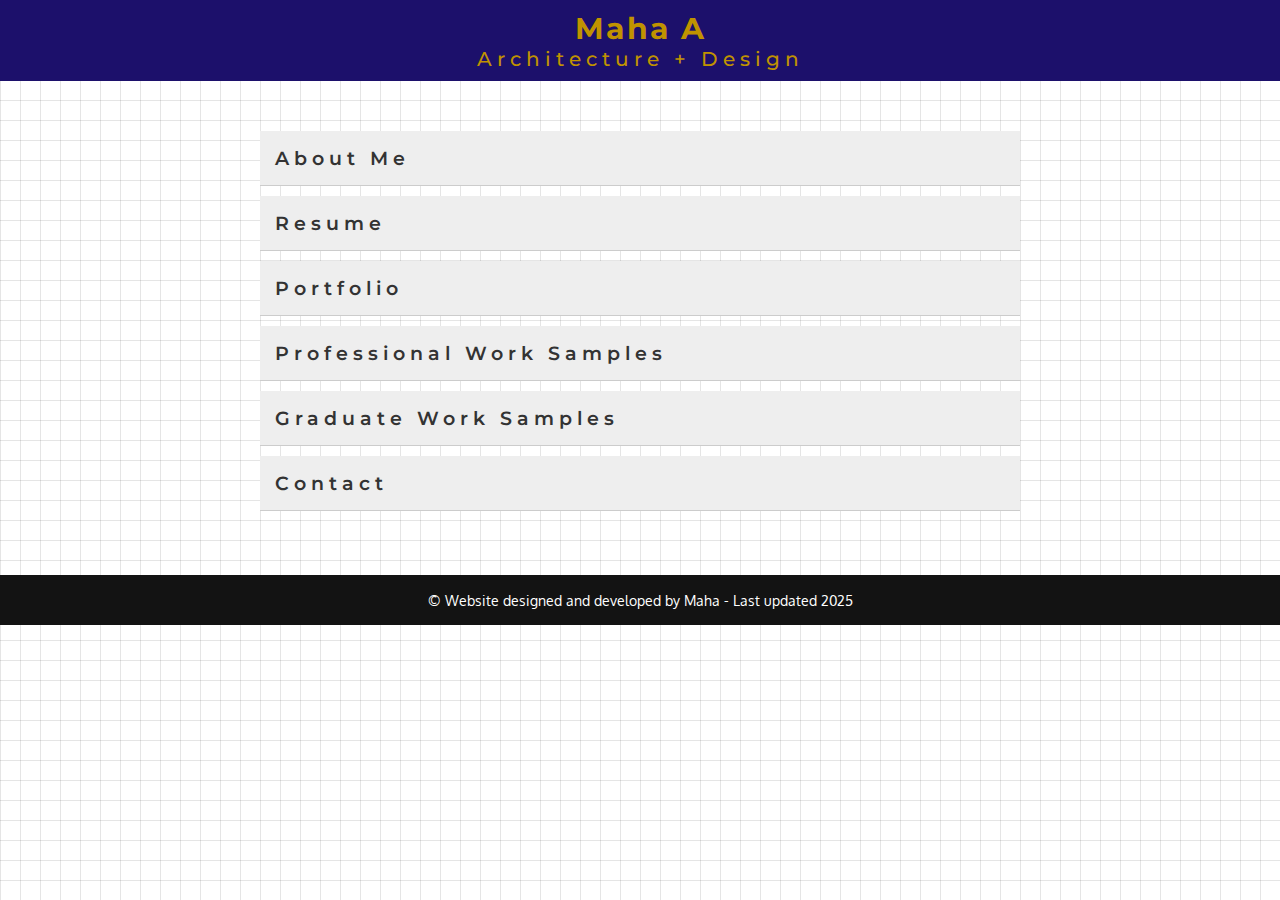
<file: index.html>
<!DOCTYPE html>
<html lang="en">

<head>
  <meta charset="UTF-8" />
  <meta name="viewport" content="width=device-width, initial-scale=1.0" />
  <title>Maha A </title>
  <link rel="stylesheet" href="styles.css" />

  <link rel="preconnect" href="https://fonts.googleapis.com">
  <link rel="preconnect" href="https://fonts.gstatic.com" crossorigin>
  <link
    href="https://fonts.googleapis.com/css2?family=Montserrat:ital,wght@0,100..900;1,100..900&family=Oxygen:wght@300;400;700&family=Roboto:ital,wght@0,100..900;1,100..900&display=swap"
    rel="stylesheet">


</head>


<body>
  <header>
    <h1>Maha A</h1>
    <h2>Architecture + Design</h2>
  </header>


  <main>
    <div class="accordion">
      <div class="accordion-item">
        <h2 class="accordion-title" data-target="about">About Me</h2>
        <div class="accordion-content" id="about">
          <p>
          <div class="about-container">
            <!-- <img src="files/photo.jpeg" alt="maha" class="about-photo"> -->
            <p class="about-description">
              New York–based architectural designer and urban planner focused on creating thoughtful, people-centered
              spaces.
            </p>

          </div>
          </p>
        </div>
      </div>



      <div class="accordion-item">
        <h2 class="accordion-title" data-target="resume">Resume</h2>
        <div class="accordion-content" id="resume">
          <div class="about-container">
            <!-- <img src="files/resume.jpg" alt="Resume Preview" class="about-photo"> -->
            <div class="about-description">
              <p>Read about my professional experience.</p>
              <p>
                <a href="files/Maha_Aldawood_2025.pdf" target="_blank">View my resume here</a>
              </p>
            </div>
          </div>
        </div>
      </div>




      <div class="accordion-item">
        <h2 class="accordion-title" data-target="portfolio"> Portfolio </h2>
        <div class="accordion-content" id="portfolio">
          <iframe src="https://archinect.com/MahaAldawood#dflip-df_manual_custom/1/" width="100%" height="300" frameborder="0"
            style="border: none;" allowfullscreen="true">
          </iframe>


        </div>
      </div>


      <div class="accordion-item">
        <h2 class="accordion-title" data-target="pro-work-sample">Professional Work Samples </h2>
        <div class="accordion-content" id="pro-work-sample">


          <div class="work-samples-grid">

            <div class="work-sample-card">
              <a href="mosque.html" target="_blank">
                <img src="images/mosque/render-traditional.jpg" alt="image" class="work-sample-image">
                <h3 class="work-sample-title">Community Buildings</h3>
              </a>
            </div>

            <div class="work-sample-card">
              <a href="landscapping.html" target="_blank">
                <img src="images/urbandesign/plants.jpg" alt="image" class="work-sample-image">
                <h3 class="work-sample-title">Landscapping</h3>
              </a>
            </div>


            <div class="work-sample-card">
              <a href="interior.html" target="_blank">
                <img src="images/interior/interior7.jpg" alt="image" class="work-sample-image">
                <h3 class="work-sample-title">Interior Design</h3>
              </a>
            </div>


            <div class="work-sample-card">
              <a href="residential.html" target="_blank">
                <img src="images/residential/resi-01.jpg" alt="image" class="work-sample-image">
                <h3 class="work-sample-title">Residential</h3>
              </a>
            </div>




            <div class="work-sample-card">
              <a href="officebuildings.html" target="_blank">
                <img src="images/office/office-04.jpg" alt="image" class="work-sample-image">
                <h3 class="work-sample-title">Office Buildings</h3>
              </a>
            </div>


     

          </div>



        </div>
      </div>


      <div class="accordion-item">
        <h2 class="accordion-title" data-target="work-samples">Graduate Work Samples </h2>
        <div class="accordion-content" id="work-samples">
          <div class="work-samples-grid">

            <div class="work-sample-card">
              <a href="https://medium.com/@ma8279/citi-bikes-continued-success-hinges-on-city-support-72cd14928ca1"
                target="_blank">
                <img src="files/sample1.jpg" alt="Sample 1" class="work-sample-image">
                <h3 class="work-sample-title">Citi Bike Map</h3>
              </a>
            </div>


            <div class="work-sample-card">
              <a href="https://mahaald.github.io/final-map/" target="_blank">
                <img src="files/sample2.jpg" alt="Sample 2" class="work-sample-image">
                <h3 class="work-sample-title">NYC Crashes Map</h3>
              </a>
            </div>


            <div class="work-sample-card">
              <a href="https://medium.com/@ma8279/does-income-influence-the-choice-of-commuting-mode-to-work-5f279c4daaca"
                target="_blank">
                <img src="files/sample3.jpg" alt="Sample 3" class="work-sample-image">
                <h3 class="work-sample-title">Mode of Transport vs. Income</h3>
              </a>
            </div>




          </div>
        </div>
      </div>




      <div class="accordion-item">
        <h2 class="accordion-title" data-target="contact">Contact</h2>
        <div class="accordion-content" id="contact">
          <p> You can reach me at
            <a href="mailto:Mahahaldawood@gmail.com" target="_blank" aria-label="Email">
              MahaHaldawood@gmail.com
            </a>
          </p>
        </div>
      </div>



  
    </div>
    </div>
    </div>


    </div>
  </main>

  <footer>
    <p>&copy; Website designed and developed by Maha - Last updated 2025 </p>
  </footer>

  <script src="scripts.js"></script>
</body>

</html>
</file>
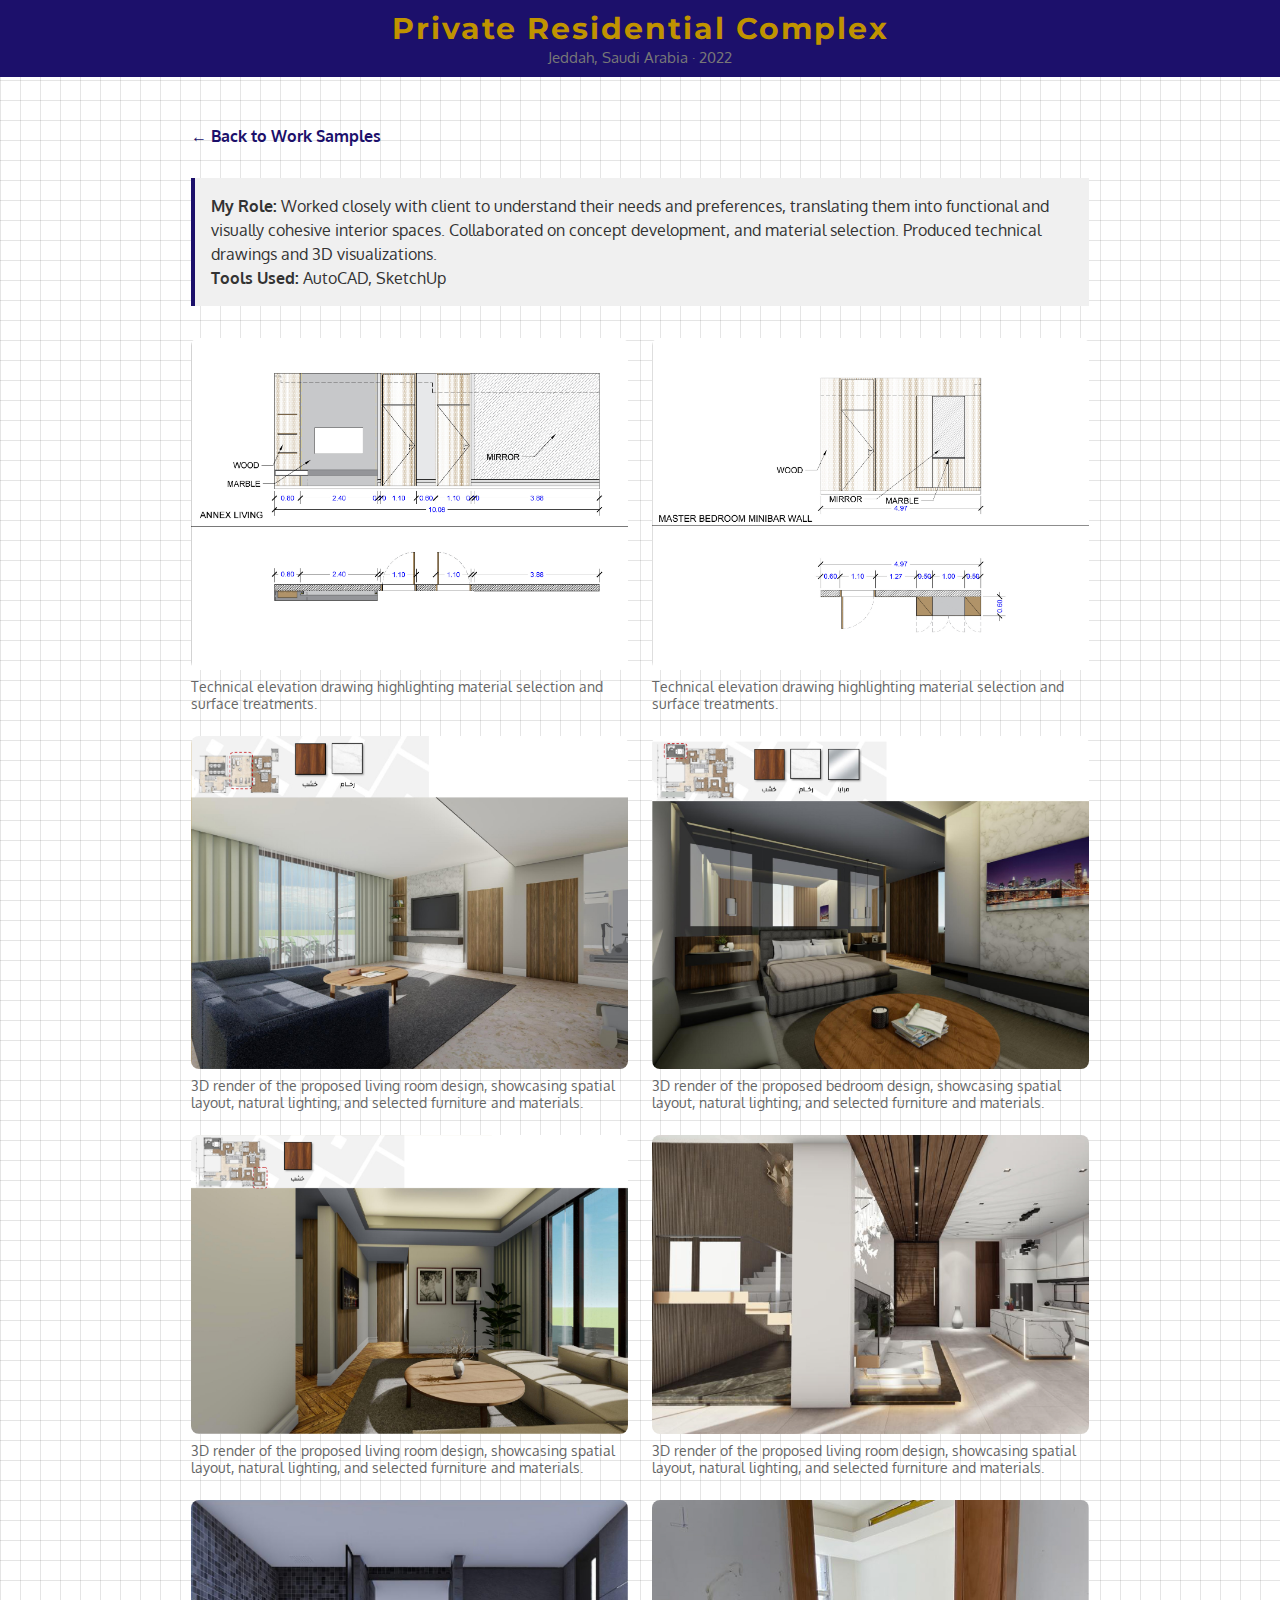
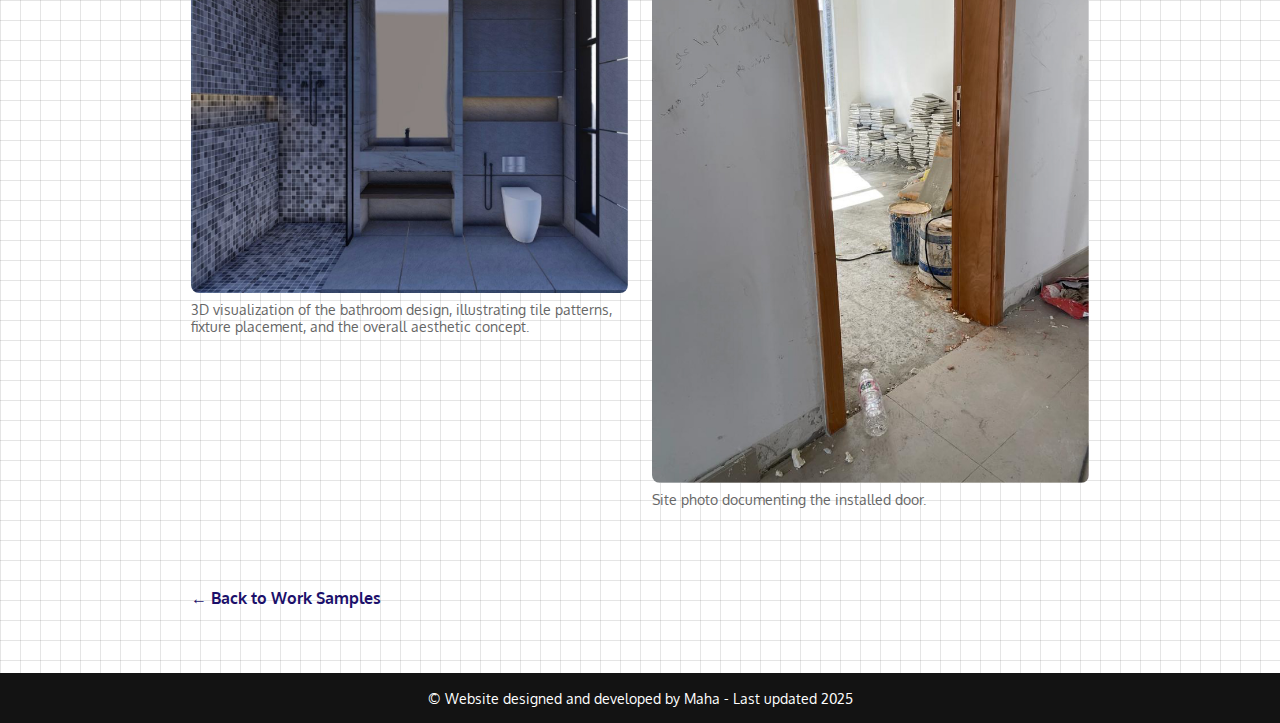
<file: interior.html>
<!DOCTYPE html>
<html lang="en">

<head>
    <meta charset="UTF-8" />
    <meta name="viewport" content="width=device-width, initial-scale=1.0" />
    <title>Interiors</title>
    <link rel="stylesheet" href="styles.css" />

    <link rel="preconnect" href="https://fonts.googleapis.com">
    <link rel="preconnect" href="https://fonts.gstatic.com" crossorigin>
    <link
        href="https://fonts.googleapis.com/css2?family=Montserrat:ital,wght@0,100..900;1,100..900&family=Oxygen:wght@300;400;700&family=Roboto:ital,wght@0,100..900;1,100..900&display=swap"
        rel="stylesheet">

</head>

<body>

    <header>
        <h1>Private Residential Complex</h1>
        <p class="meta">Jeddah, Saudi Arabia · 2022</p>
    </header>

  
    
    <div class="container">
        <a href="index.html#pro-work-sample" class="back-link">&larr; Back to Work Samples</a>
        
        <p class="project-description">

        </p>

        <div class="info-box">
            <strong>My Role:</strong> Worked closely with client to understand their needs and preferences, translating them into functional and visually cohesive interior spaces. Collaborated on concept development, and material selection. Produced technical drawings and 3D visualizations. 
            <br />
            <strong>Tools Used:</strong> AutoCAD, SketchUp
        </div>

        <div class="image-grid">



            <figure>
                <img src="images/interior/interior1.jpg" alt="image" />
                <figcaption>Technical elevation drawing highlighting material selection and surface treatments.
                </figcaption>
            </figure>

            
            <figure>
                <img src="images/interior/interior2.jpg" alt="image" />
                <figcaption>Technical elevation drawing highlighting material selection and surface treatments.
                </figcaption>
            </figure>

            <figure>
                <img src="images/interior/interior3.jpg" alt="image" />
                <figcaption>3D render of the proposed living room design, showcasing spatial layout, natural lighting, and selected furniture and materials.
                </figcaption>
            </figure>

            
            <figure>
                <img src="images/interior/interior4.jpg" alt="image" />
                <figcaption>3D render of the proposed  bedroom design, showcasing spatial layout, natural lighting, and selected furniture and materials.
                </figcaption>
            </figure>

            <figure>
                <img src="images/interior/interior5.jpg" alt="image" />
                <figcaption>3D render of the proposed living room design, showcasing spatial layout, natural lighting, and selected furniture and materials.
                </figcaption>
            </figure>

            <figure>
                <img src="images/interior/interior9.jpg" alt="image" />
                <figcaption>3D render of the proposed living room design, showcasing spatial layout, natural lighting, and selected furniture and materials.
                </figcaption>
            </figure>

            <figure>
                <img src="images/interior/interior6.jpg" alt="image" />
                <figcaption>3D visualization of the bathroom design, illustrating tile patterns, fixture placement, and the overall aesthetic concept.
                </figcaption>
            </figure>

            <figure>
                <img src="images/interior/interior8.jpg" alt="image" />
                <figcaption>Site photo documenting the installed door.
                </figcaption>
            </figure>

   

            

         


        </div>

       

        <a href="index.html#pro-work-sample" class="back-link">&larr; Back to Work Samples</a>
    </div>

    <footer>
        <p>&copy; Website designed and developed by Maha - Last updated 2025 </p>
    </footer>

</body>

</html>
</file>
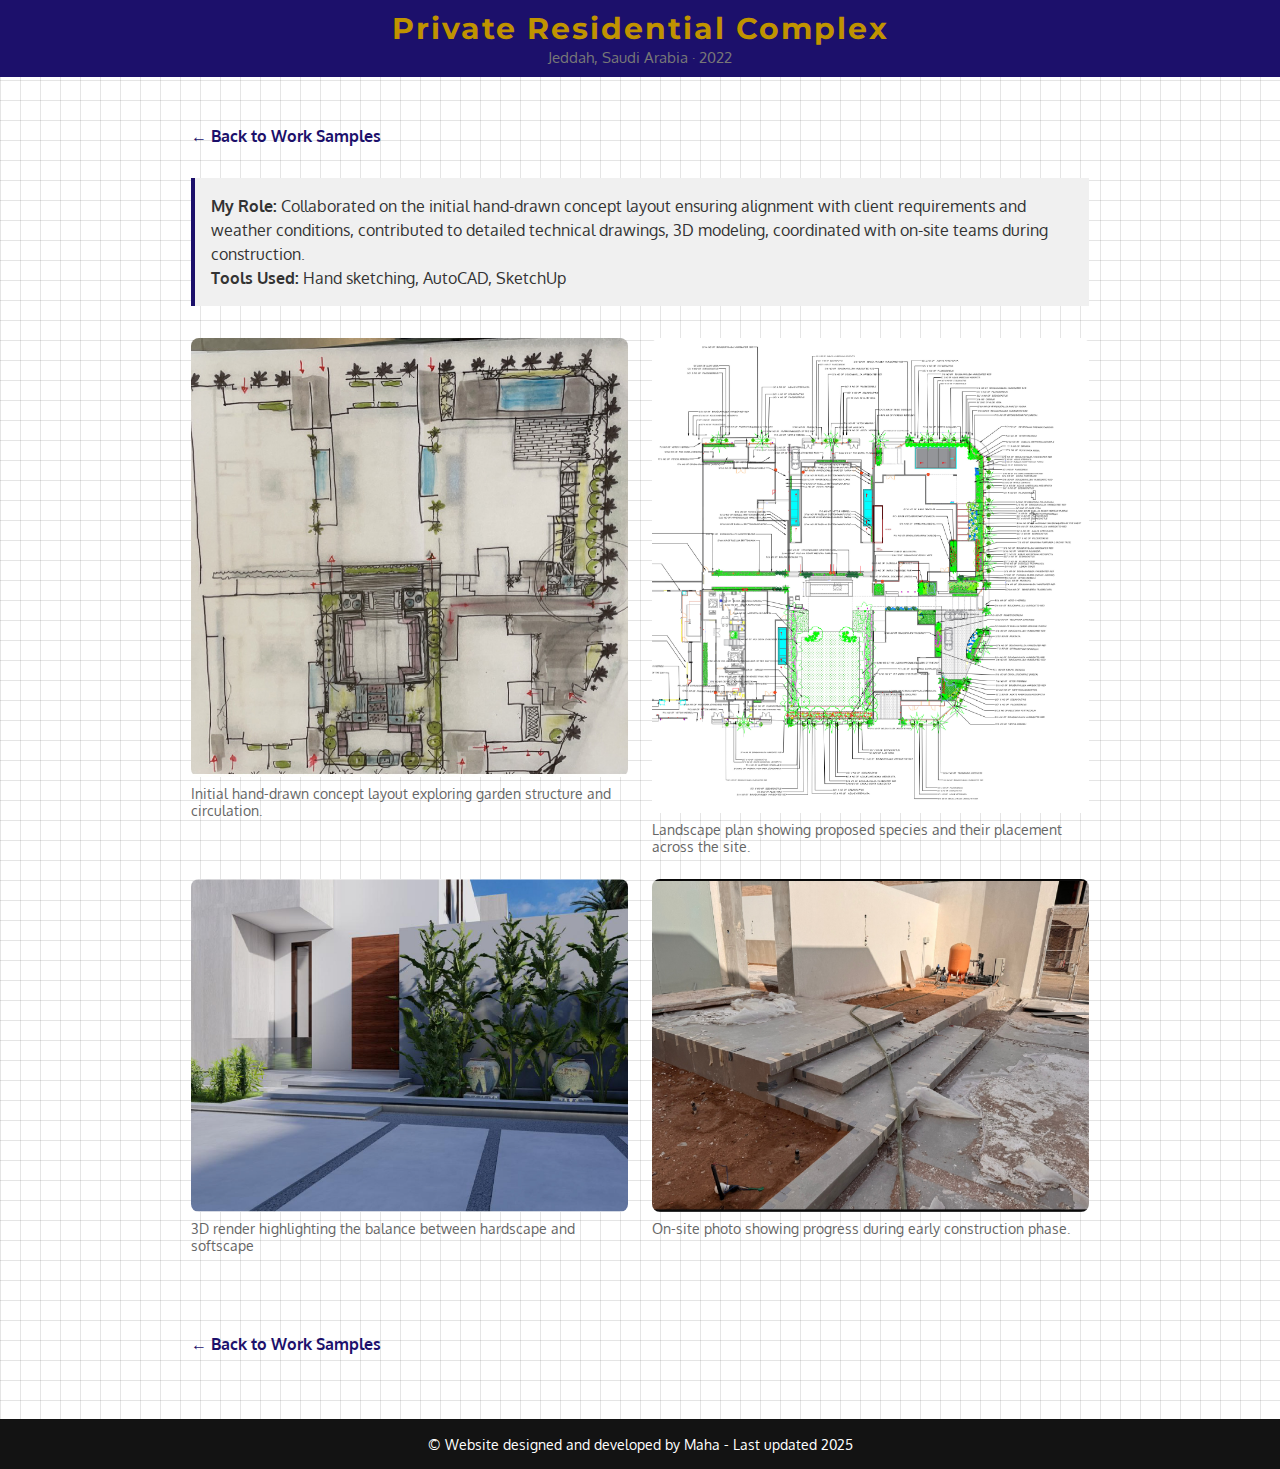
<file: landscapping.html>
<!DOCTYPE html>
<html lang="en">

<head>
    <meta charset="UTF-8" />
    <meta name="viewport" content="width=device-width, initial-scale=1.0" />
    <title>Landscapping</title>
    <link rel="stylesheet" href="styles.css" />

    <link rel="preconnect" href="https://fonts.googleapis.com">
    <link rel="preconnect" href="https://fonts.gstatic.com" crossorigin>
    <link
        href="https://fonts.googleapis.com/css2?family=Montserrat:ital,wght@0,100..900;1,100..900&family=Oxygen:wght@300;400;700&family=Roboto:ital,wght@0,100..900;1,100..900&display=swap"
        rel="stylesheet">
    
 
</head>

<body>

    <header>
        <h1>Private Residential Complex</h1>
        <p class="meta">Jeddah, Saudi Arabia · 2022</p>
    </header>

  
    
    <div class="container">
        <a href="index.html#pro-work-sample" class="back-link">&larr; Back to Work Samples</a>
        
        <p class="project-description">

        </p>

        <div class="info-box">
            <strong>My Role:</strong> Collaborated on the initial hand-drawn concept layout ensuring alignment with client requirements and weather conditions, contributed to detailed technical drawings, 3D modeling, coordinated with on-site teams during construction.<br />
            <strong>Tools Used:</strong> Hand sketching, AutoCAD, SketchUp
            
        </div>

        <div class="image-grid">



            <figure>
                <img src="images/urbandesign/sketch.jpg" alt="sketch" />
                <figcaption>Initial hand-drawn concept layout exploring garden structure and circulation.
                </figcaption>
            </figure>

            
            <figure>
                <img src="images/urbandesign/plants.jpg" alt="plants" />
                <figcaption>Landscape plan showing proposed species and their placement across the site.
                </figcaption>
            </figure>

                        
            <figure>
                <img src="images/urbandesign/ent2.jpg" alt="plants" />
                <figcaption>3D render highlighting the balance between hardscape and softscape
                </figcaption>
            </figure>

            <figure>
                <img src="images/urbandesign/ent.jpg" alt="sketch" />
                <figcaption>On-site photo showing progress during early construction phase.
                </figcaption>
            </figure>




        </div>

        <p class="project-description">
      
        </p>

        <a href="index.html#pro-work-sample" class="back-link">&larr; Back to Work Samples</a>
    </div>

    <footer>
        <p>&copy; Website designed and developed by Maha - Last updated 2025 </p>
    </footer>

</body>

</html>
</file>
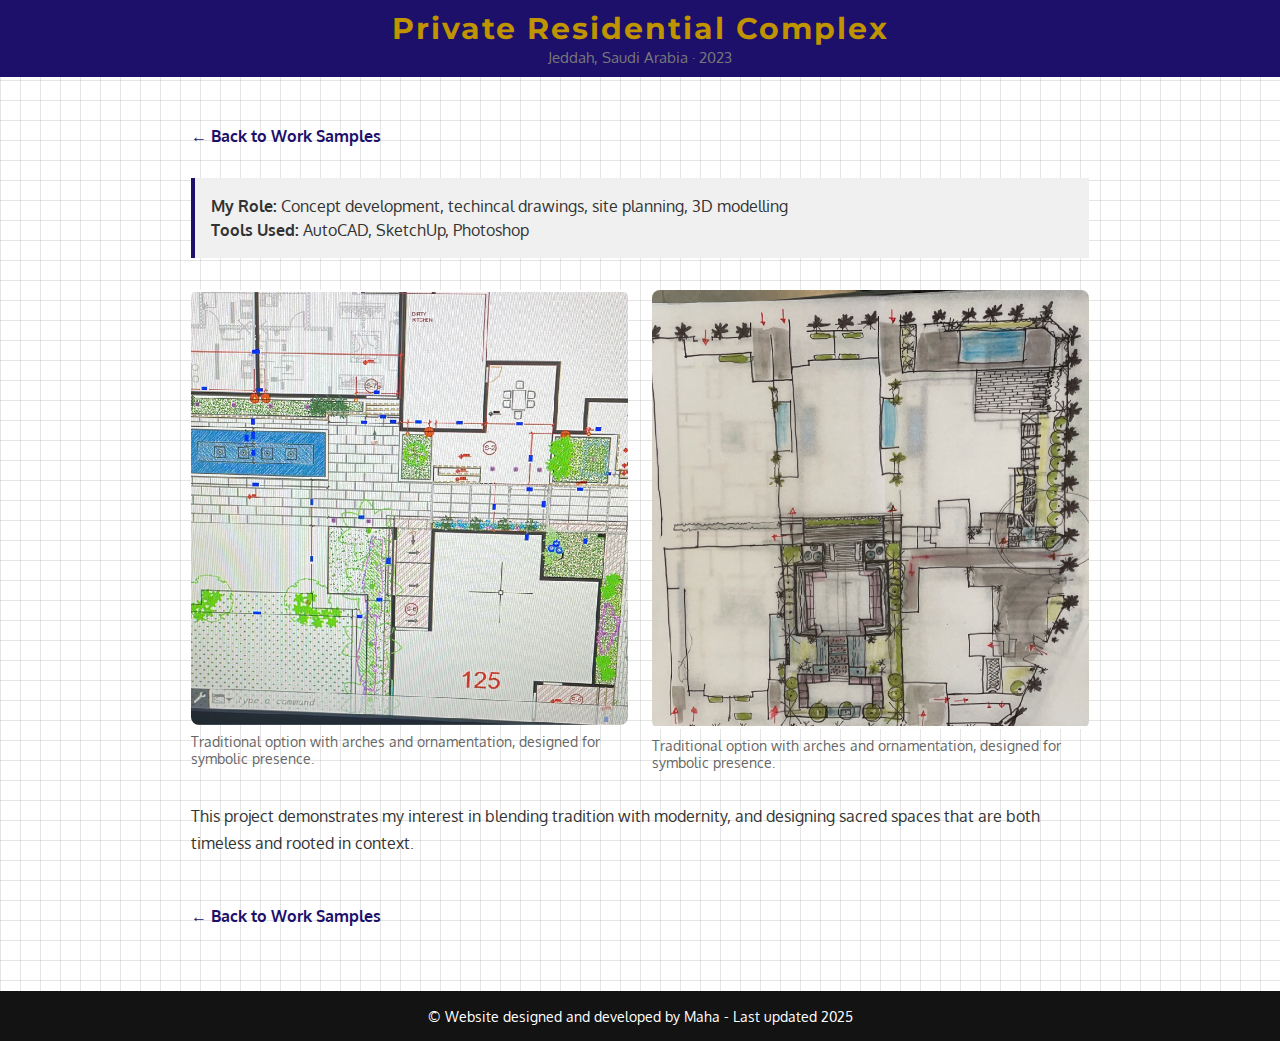
<file: mixeduse.html>
<!DOCTYPE html>
<html lang="en">

<head>
    <meta charset="UTF-8" />
    <meta name="viewport" content="width=device-width, initial-scale=1.0" />
    <title>Urban Design</title>
    <link rel="stylesheet" href="styles.css" />

    <link rel="preconnect" href="https://fonts.googleapis.com">
    <link rel="preconnect" href="https://fonts.gstatic.com" crossorigin>
    <link
        href="https://fonts.googleapis.com/css2?family=Montserrat:ital,wght@0,100..900;1,100..900&family=Oxygen:wght@300;400;700&family=Roboto:ital,wght@0,100..900;1,100..900&display=swap"
        rel="stylesheet">

    
</head>

<body>

    <header>
        <h1>Private Residential Complex</h1>
        <p class="meta">Jeddah, Saudi Arabia · 2023</p>
    </header>

  
    
    <div class="container">
        <a href="index.html#pro-work-sample" class="back-link">&larr; Back to Work Samples</a>
        
        <p class="project-description">
  
        </p>

        <div class="info-box">
            <strong>My Role:</strong> Concept development, techincal drawings, site planning, 3D modelling <br />
            <strong>Tools Used:</strong> AutoCAD, SketchUp, Photoshop
        </div>

        <div class="image-grid">



            <figure>
                <img src="images/urbandesign/digital.jpg" alt="Traditional mosque render" />
                <figcaption>Traditional option with arches and ornamentation, designed for symbolic presence.
                </figcaption>
            </figure>

            
            <figure>
                <img src="images/urbandesign/sketch.jpg" alt="Traditional mosque render" />
                <figcaption>Traditional option with arches and ornamentation, designed for symbolic presence.
                </figcaption>
            </figure>

            

         


        </div>

        <p class="project-description">
            This project demonstrates my interest in blending tradition with modernity, and designing sacred spaces that
            are both timeless and rooted in context.
        </p>

        <a href="index.html#pro-work-sample" class="back-link">&larr; Back to Work Samples</a>
    </div>

    <footer>
        <p>&copy; Website designed and developed by Maha  - Last updated 2025 </p>
    </footer>

</body>

</html>
</file>
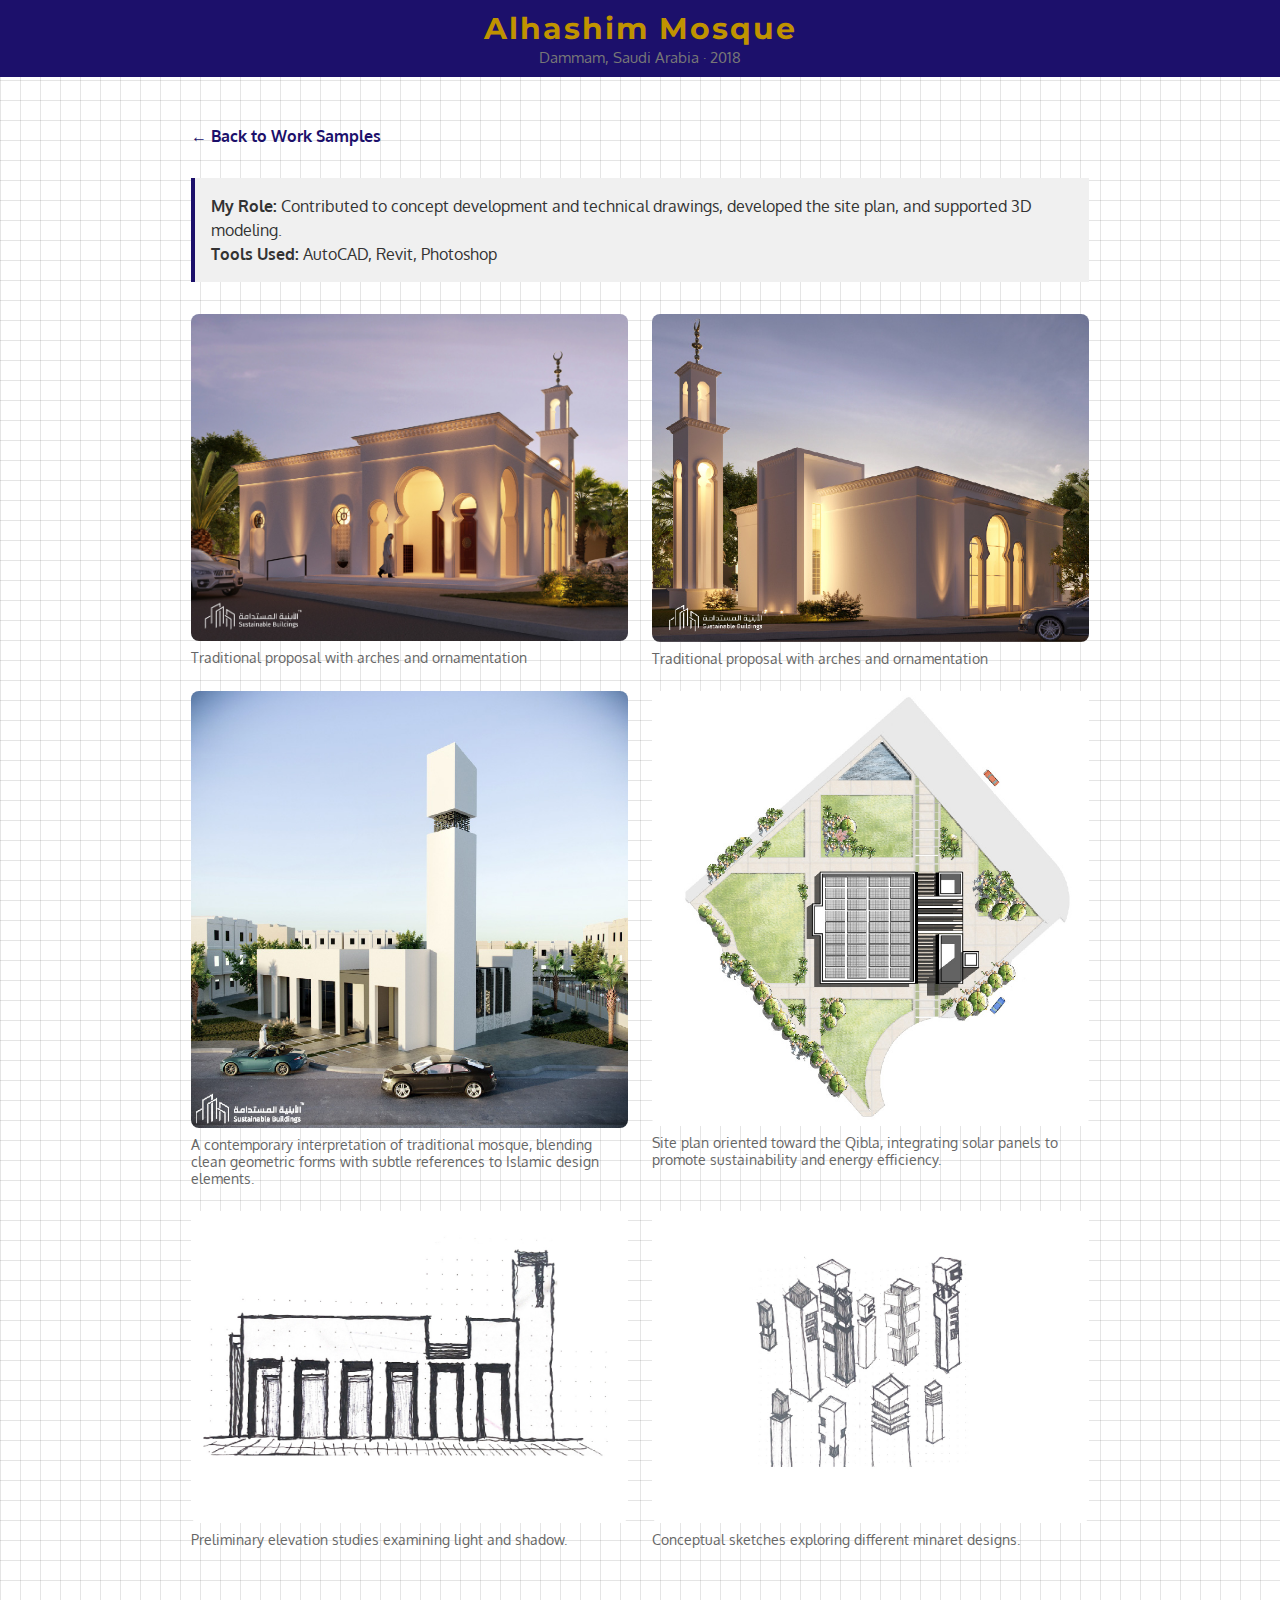
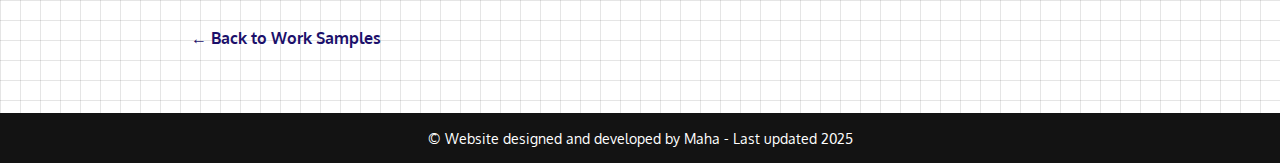
<file: mosque.html>
<!DOCTYPE html>
<html lang="en">

<head>
    <meta charset="UTF-8" />
    <meta name="viewport" content="width=device-width, initial-scale=1.0" />
    <title>Alhashim Mosque</title>
    <link rel="stylesheet" href="styles.css" />

    <link rel="preconnect" href="https://fonts.googleapis.com">
    <link rel="preconnect" href="https://fonts.gstatic.com" crossorigin>
    <link
        href="https://fonts.googleapis.com/css2?family=Montserrat:ital,wght@0,100..900;1,100..900&family=Oxygen:wght@300;400;700&family=Roboto:ital,wght@0,100..900;1,100..900&display=swap"
        rel="stylesheet">
    

        
</head>

<body>

    <header>
        <h1>Alhashim Mosque</h1>
        <p class="meta">Dammam, Saudi Arabia · 2018</p>
    </header>

  
    
    <div class="container">
        <a href="index.html#pro-work-sample" class="back-link">&larr; Back to Work Samples</a>

        <p class="project-description">

        </p>

        <div class="info-box">
            <strong>My Role:</strong> Contributed to concept development and technical drawings, developed the site plan, and supported 3D modeling.<br />
            <strong>Tools Used:</strong> AutoCAD, Revit, Photoshop
        </div>

        <div class="image-grid">



            <figure>
                <img src="images/mosque/render-traditional.jpg" alt="Traditional mosque render" />
                <figcaption>Traditional proposal with arches and ornamentation
                </figcaption>
            </figure>

            <figure>
                <img src="images/mosque/render-traditional3.jpg" alt="Traditional mosque render" />
                <figcaption>Traditional proposal with arches and ornamentation
                </figcaption>
            </figure>

            <figure>
                <img src="images/mosque/render-modern.jpg" alt="Modern mosque render" />
                <figcaption>A contemporary interpretation of traditional mosque, blending clean geometric forms with subtle references to Islamic design elements. 
                </figcaption>
            </figure>

            <figure>
                <img src="images/mosque/site-plan.jpg" alt="Site plan" />
                <figcaption>Site plan oriented toward the Qibla, integrating solar panels to promote sustainability and energy efficiency.
                </figcaption>
            </figure>

            <figure>
                <img src="images/mosque/sketches.jpg" alt="Massing and elevation sketches" />
                <figcaption>Preliminary elevation studies examining light and shadow.</figcaption>
            </figure>

            <figure>
                <img src="images/mosque/sketches2.jpg" alt="Massing and elevation sketches" />
                <figcaption>Conceptual sketches exploring different minaret designs.</figcaption>
            </figure>

         


        </div>

     

        <a href="index.html#pro-work-sample" class="back-link">&larr; Back to Work Samples</a>
    </div>

    <footer>
        <p>&copy; Website designed and developed by Maha - Last updated 2025 </p>
    </footer>

</body>

</html>
</file>
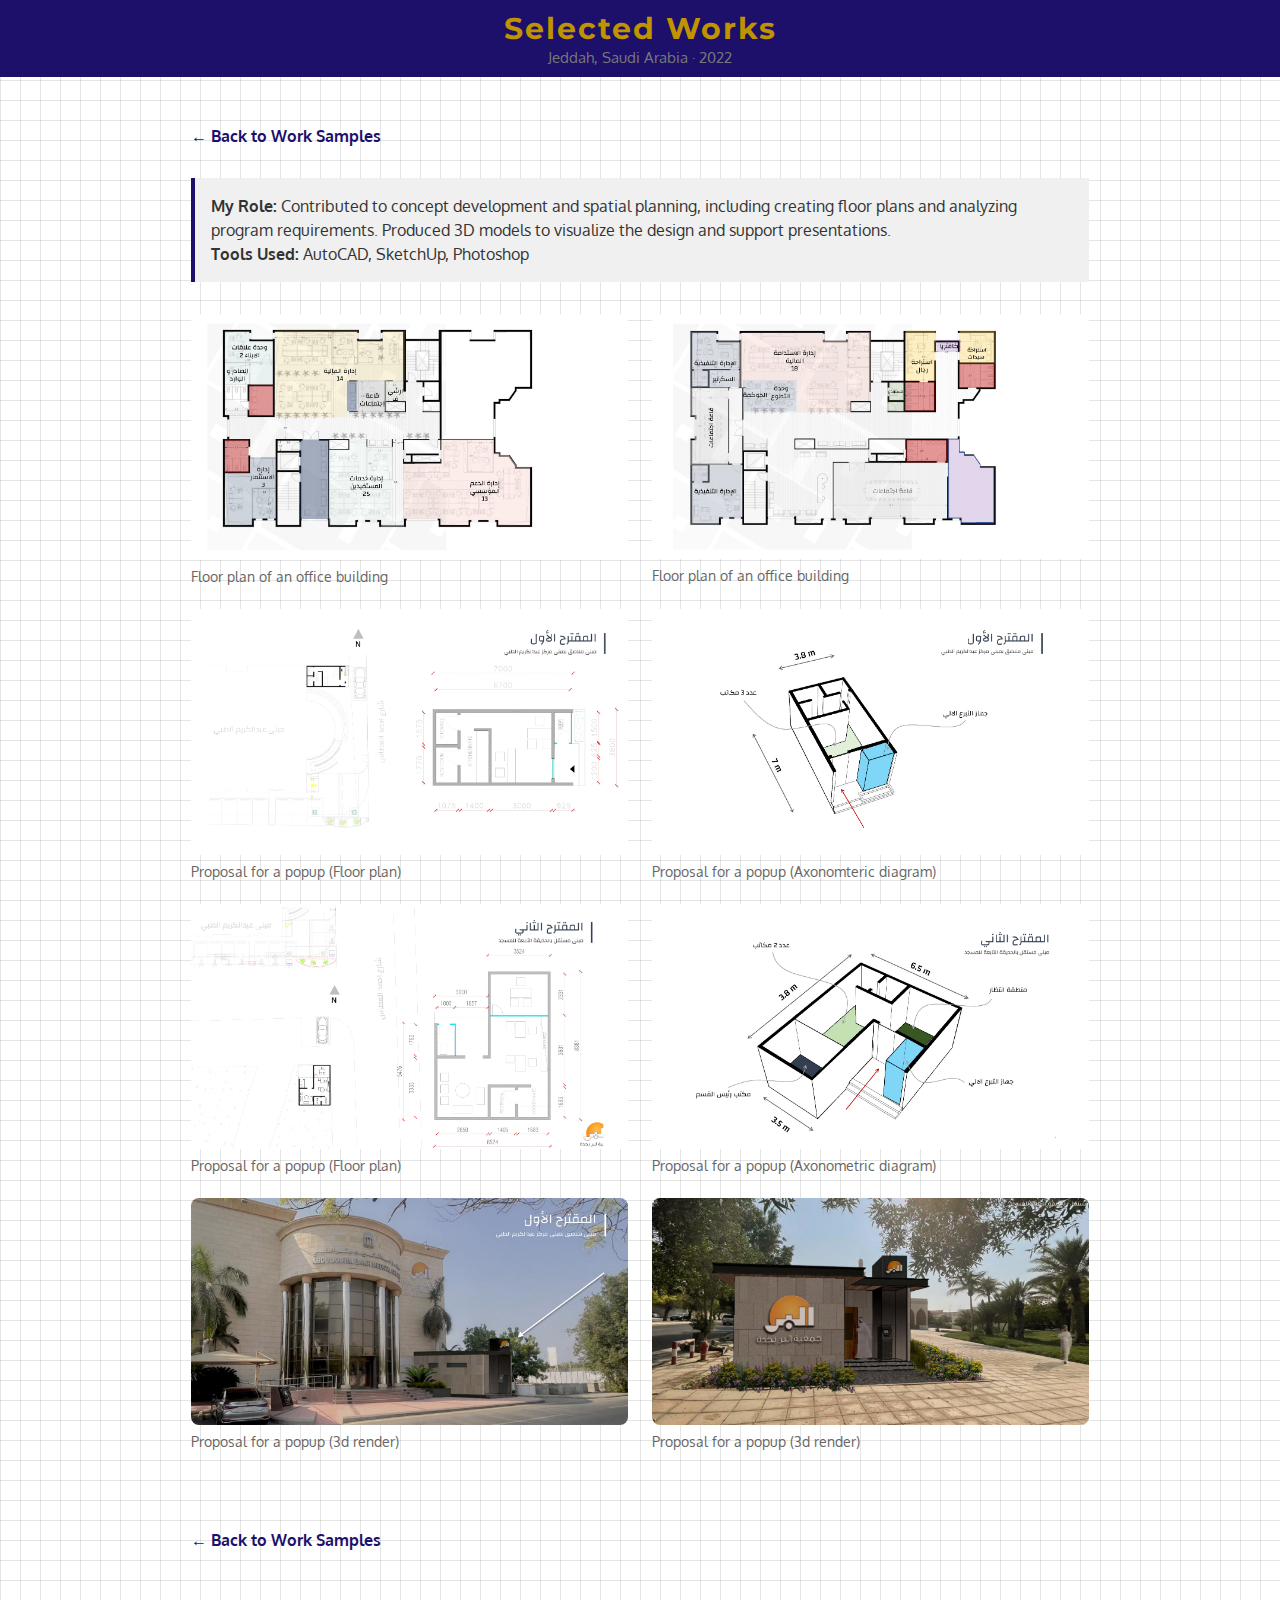
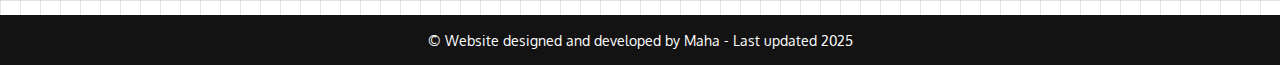
<file: officebuildings.html>
<!DOCTYPE html>
<html lang="en">

<head>
    <meta charset="UTF-8" />
    <meta name="viewport" content="width=device-width, initial-scale=1.0" />
    <title>Office Buildings</title>
    <link rel="stylesheet" href="styles.css" />

    <link rel="preconnect" href="https://fonts.googleapis.com">
    <link rel="preconnect" href="https://fonts.gstatic.com" crossorigin>
    <link
        href="https://fonts.googleapis.com/css2?family=Montserrat:ital,wght@0,100..900;1,100..900&family=Oxygen:wght@300;400;700&family=Roboto:ital,wght@0,100..900;1,100..900&display=swap"
        rel="stylesheet">
    
        
        
</head>


<style>
    body {
        font-family: 'Oxygen', sans-serif;
        margin: 0;
        padding: 0;
        color: #333;
        background-color: #fff;
    }
    
    
    
    .container {
        max-width: 900px;
        margin: 0 auto;
        padding: 1px 1px;
    }
    
    h1,
    h2 {
        font-family: 'Montserrat', sans-serif;
        margin-bottom: 0px;
    }
    
    header {
        text-align: center;
        padding: 10px 10px;
        background-color: #1c106b;
    }
    
    .meta {
        color: #777;
        font-size: 0.95rem;
    }
    
    .project-description {
        margin-top: 2rem;
        line-height: 1.7;
    }
    
    figure {
        margin: 2rem 0;
    }
    
    img {
        width: 100%;
        border-radius: 8px;
        display: block;
    }
    
    figcaption {
        font-size: 0.85rem;
        color: #666;
        margin-top: 0rem;
    }
    
    .info-box {
        background: #f0f0f0;
        padding: 1rem;
        margin: 1rem 10;
        border-left: 4px solid #1c106b;
        line-height: 1.5;
    }
    
    .back-link {
        display: inline-block;
        margin-top: 3rem;
        color: #1c106b;
        text-decoration: none;
        font-weight: bold;
    }
    footer {
        text-align: center;
        padding: 1rem;
        font-size: 0.9rem;
        background-color: #131313;
        margin-top: 4rem;
    }
    
    
    
    </style>
<body>

    <header>
        <h1>Selected Works</h1>
        <p class="meta">Jeddah, Saudi Arabia · 2022</p>
    </header>

  
    
    <div class="container">
        <a href="index.html#pro-work-sample" class="back-link">&larr; Back to Work Samples</a>
        
        <p class="project-description">

        </p>

        <div class="info-box">
            <strong>My Role:</strong> Contributed to concept development and spatial planning, including creating floor plans and analyzing program requirements. Produced 3D models to visualize the design and support presentations.<br />
            <strong>Tools Used:</strong> AutoCAD, SketchUp, Photoshop
        </div>
        

        <div class="image-grid">


            <figure>
                <img src="images/office/office-04.jpg" alt="image" />
                <figcaption>Floor plan of an office building 
                </figcaption>
            </figure>

            
            <figure>
                <img src="images/office/office-05.jpg" alt="image" />
                <figcaption>Floor plan of an office building 
                </figcaption>
            </figure>

            <figure>
                <img src="images/office/office-01.jpg" alt="image" />
                <figcaption>Proposal for a popup (Floor plan)
                </figcaption>
            </figure>

            <figure>
                <img src="images/office/office-02.jpg" alt="image" />
                <figcaption>Proposal for a popup (Axonomteric diagram)
                </figcaption>
            </figure>

            <figure>
                <img src="images/office/office-06.jpg" alt="image" />
                <figcaption>Proposal for a popup (Floor plan)
                </figcaption>
            </figure>

            <figure>
                <img src="images/office/office-03.jpg" alt="image" />
                <figcaption>Proposal for a popup (Axonometric diagram)
                </figcaption>
            </figure>


     
            <figure>
                <img src="images/office/office-07.jpg" alt="image" />
                <figcaption>Proposal for a popup (3d render)
                </figcaption>
            </figure>

            <figure>
                <img src="images/office/office-08.jpg" alt="image" />
                <figcaption>Proposal for a popup (3d render)
                </figcaption>
            </figure>

         



        </div>


        <a href="index.html#pro-work-sample" class="back-link">&larr; Back to Work Samples</a>
    </div>

    <footer>
        <p>&copy; Website designed and developed by Maha - Last updated 2025 </p>
    </footer>

</body>

</html>
</file>
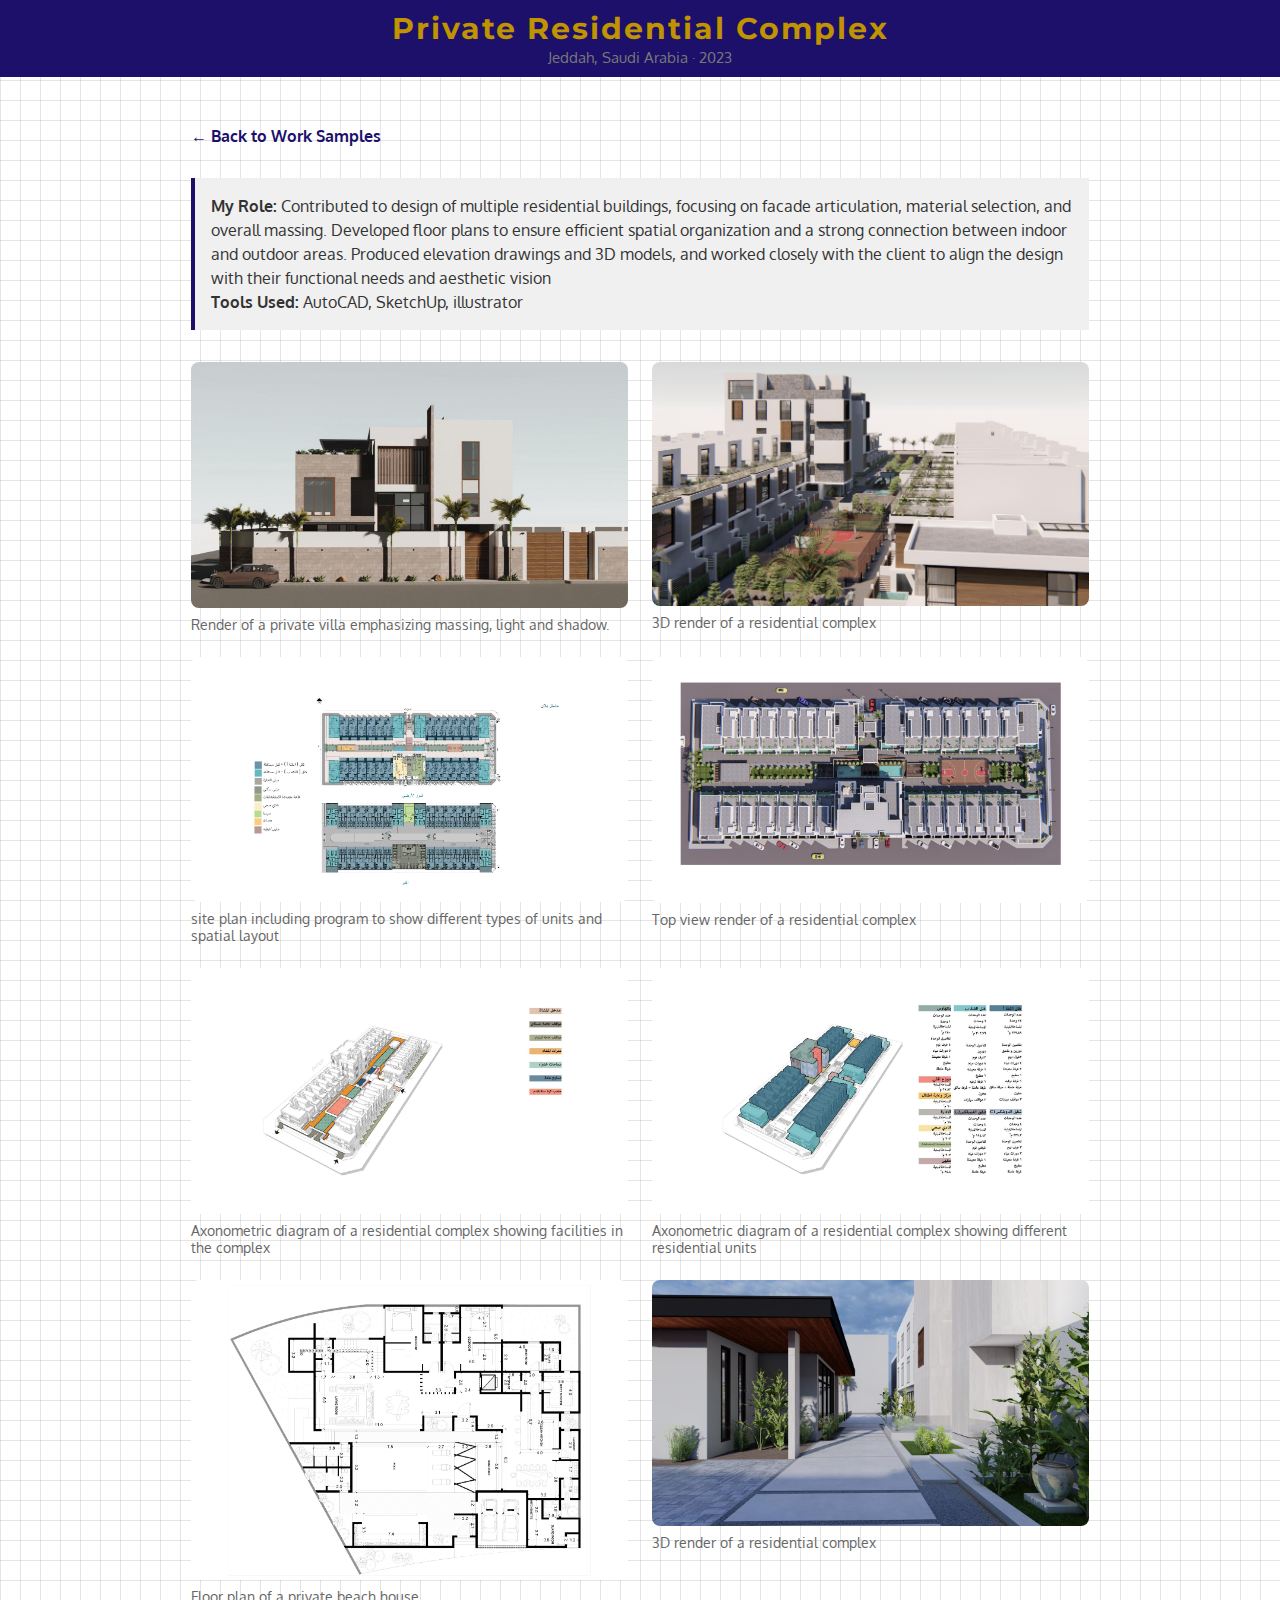
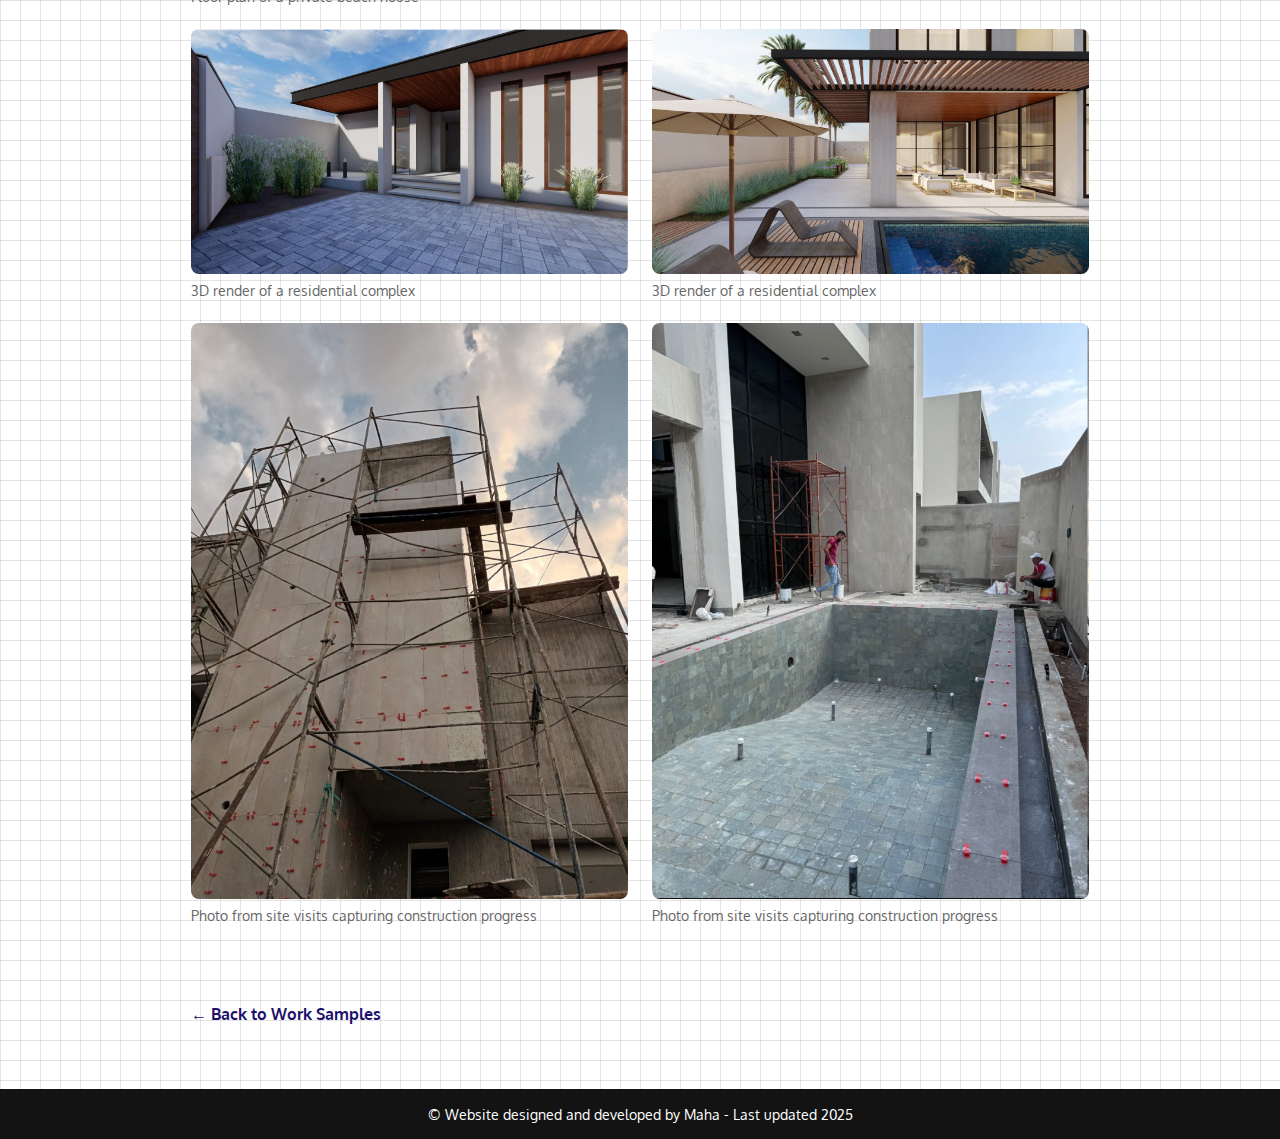
<file: residential.html>
<!DOCTYPE html>
<html lang="en">

<head>
    <meta charset="UTF-8" />
    <meta name="viewport" content="width=device-width, initial-scale=1.0" />
    <title>Residential</title>
    <link rel="stylesheet" href="styles.css" />

    <link rel="preconnect" href="https://fonts.googleapis.com">
    <link rel="preconnect" href="https://fonts.gstatic.com" crossorigin>
    <link
        href="https://fonts.googleapis.com/css2?family=Montserrat:ital,wght@0,100..900;1,100..900&family=Oxygen:wght@300;400;700&family=Roboto:ital,wght@0,100..900;1,100..900&display=swap"
        rel="stylesheet">

</head>

<body>

    <header>
        <h1>Private Residential Complex</h1>
        <p class="meta">Jeddah, Saudi Arabia · 2023</p>
    </header>



    <div class="container">
        <a href="index.html#pro-work-sample" class="back-link">&larr; Back to Work Samples</a>

        <p class="project-description">
  
        </p>

        <div class="info-box">
            <strong>My Role:</strong> Contributed to design of multiple residential buildings, focusing on facade
            articulation, material selection, and overall massing. Developed floor plans to ensure efficient spatial
            organization and a strong connection between indoor and outdoor areas. Produced elevation drawings and 3D
            models, and worked closely with the client to align the design with their functional needs and aesthetic
            vision <br />
            <strong>Tools Used:</strong> AutoCAD, SketchUp, illustrator 
        </div>

        <div class="image-grid">

 

            <figure>
                <img src="images/residential/resi-01.jpg" alt="image" />
                <figcaption>Render of a private villa emphasizing massing, light and shadow.  
                </figcaption>
            </figure>



            <figure>
                <img src="images/residential/resi-02.jpg" alt="image" />
                <figcaption>3D render of a residential complex
                </figcaption>
            </figure>


            <figure>
                <img src="images/residential/resi-03.jpg" alt="image" />
                <figcaption>site plan including program to show different types of units and spatial layout
                </figcaption>
            </figure>



            <figure>
                <img src="images/residential/resi-04.jpg" alt="image" />
                <figcaption>Top view render of a residential complex
                </figcaption>
            </figure>

            <figure>
                <img src="images/residential/resi-05.jpg" alt="image" />
                <figcaption>Axonometric diagram of a residential complex showing facilities in the complex
                </figcaption>
            </figure>



            <figure>
                <img src="images/residential/resi-06.jpg" alt="image" />
                <figcaption>Axonometric diagram of a residential complex showing different residential units
                </figcaption>
            </figure>


            <figure>
                <img src="images/residential/resi-07.jpg" alt="image" />
                <figcaption>Floor plan of a private beach house
                </figcaption>
            </figure>



      <figure>
                <img src="images/residential/resi-08.jpg" alt="image" />
                <figcaption>3D render of a residential complex 
                </figcaption>
            </figure>


            <figure>
                <img src="images/residential/resi-09.jpg" alt="image" />
                <figcaption>3D render of a residential complex 
                </figcaption>
            </figure>



      <figure>
                <img src="images/residential/resi-10.jpg" alt="image" />
                <figcaption>3D render of a residential complex 
                </figcaption>
            </figure>

            <figure>
                <img src="images/residential/resi-11.jpg" alt="image" />
                <figcaption>Photo from site visits capturing construction progress
            </figure>



      <figure>
                <img src="images/residential/resi-12.jpg" alt="image" />
                <figcaption>Photo from site visits capturing construction progress
                </figcaption>
            </figure>





        </div>

   

        <a href="index.html#pro-work-sample" class="back-link">&larr; Back to Work Samples</a>
    </div>

    <footer>
        <p>&copy; Website designed and developed by Maha - Last updated 2025 </p>
    </footer>

</body>

</html>
</file>
<file: styles.css>
* {
    box-sizing: border-box;
    margin: 0;
    padding: 0;
  }
  
  header {
    font: times;
    background: #1c106b;
    color: rgb(192, 147, 0);
    padding: 20px;
    text-align: center;
  }

    /* my name in title */
    h1 {
        font-family: "Roboto", sans-serif;
        font-weight: 700;
        font-size: 30px;
        letter-spacing: 2px;
      }
    
    
    /* architecture plus design */
    h2 {
        font-family: "Montserrat", sans-serif;
        font-weight: 500;
        font-size: 20px;
        letter-spacing: 5px;
      }
    

  body {
    font: oxygen-light;
    color: #1c106b;
    background-color: white;
    background-image: 
      linear-gradient(to right, rgba(0, 0, 0, 0.10) 1px, transparent 1px),
      linear-gradient(to bottom, rgba(0, 0, 0, 0.10) 1px, transparent 1px);
    background-size: 20px 20px;
  }



  /* bullet points */
  .accordion-title {
    font-family: "Montserrat", sans-serif;
    font-weight: 600;
  }

  
  .accordion-content {
    font-family: "Oxygen", sans-serif;
    font-weight: 400;
  }
  


  
  main {
    max-width: 800px;
    margin: 50px auto;
    padding: 0 20px;
  }
  
  .accordion-item {
    border-bottom: 1px solid #ccc;
    margin-bottom: 10px;
  }
  
  .accordion-title {
    padding: 15px;
    background-color: #eee;
    cursor: pointer;
    font-size: 1.2rem;
    transition: background 0.3s;
  }
  
  .accordion-title:hover {
    background-color: #ddd;
  }
  

  .accordion-content {
    display: none;
    transition: all 0.3s ease;
    background-color: #eeeeee;

  }
  
  .accordion-content.active {
    display: block;
  }
  
  
  .btn {
    display: inline-block;
    margin-top: 10px;
    padding: 8px 16px;
    background: #222;
    color: white;
    text-decoration: none;
    border-radius: 5px;
  }
  
  .btn:hover {
    background: #444;
  }
  
  footer {
    background-color: #222;
    color: white;
    text-align: center;
    padding: 20px;
    margin-top: 100px;
  }
  
  @keyframes fadeIn {
    from { opacity: 0; }
    to { opacity: 1; }
  }
  



  


  .about-container {
    display: flex;
    flex-direction: row;
    align-items: center;
    justify-content: flex-start; 
    gap: 20px;
    padding: 20px 40px; 
    flex-wrap: wrap;
  }
  
  
  .about-photo {
    width: 200px;
    height: 200px;
    object-fit: cover;
    border-radius: 1%;
    border: 1px solid #1c106b;
  }
  
  .about-description {
    font-family: "Montserrat", sans-serif;
    font-size: 1rem;
    line-height: 1.5;
    max-width: 400px;
    flex-wrap: wrap;
    flex: 50;
  }
  

 

  .work-samples-grid {
    display: flex;
    justify-content: center;     
    gap: 20px;                
    flex-wrap: wrap;           
    padding: 20px 0;
  }
  
  
  .work-sample-card {
    width: 200px;
    border: 1px solid #1c106b;
    border-radius: 4px;
    overflow: hidden;
    text-align: center;
    background-color: #1c106b;
    box-shadow: 2px 2px 6px rgba(0,0,0,0.1);
    transition: transform 0.2s ease;
  }
  
  .work-sample-card:hover {
    transform: translateY(-5px);
  }
  
  .work-sample-image {
    width: 100%;
    height: 120px;
    object-fit: cover;
    display: block;
  }
  
  .work-sample-title {
    font-family: "Montserrat", sans-serif;
    font-size: 10px;
    padding: 1px;
    color: #ffffff;
  }
  
  .work-sample-iframe {
    width: 100%;
    height: 160px;
    border: none;
    pointer-events: none;
  }
  

  .social-links {
    display: flex;
    justify-content: center;
    gap: 25px;
    margin-top: 20px;
  }
  
  .social-icon {
    width: 80px;
    height: 80px;
    transition: transform 0.3s ease;
  }
  
  .social-icon:hover {
    transform: scale(1.2);
  }
  
  #contact {
    text-align: center;
    padding: 20px;
  }
  

  .image-grid {
  display: flex;
  flex-wrap: wrap;
  gap: 1.5rem;
  margin: 2rem 0;
}

.image-grid figure {
  flex: 1 1 calc(50% - 1.5rem); 
  margin: 0;
}

.image-grid img {
  width: 100%;
  height: auto;
  border-radius: 8px;
}

.image-grid figcaption {
  font-size: 0.85rem;
  color: #666;
  margin-top: 0.5rem;
}


/* other tabs */


body {
    font-family: 'Oxygen', sans-serif;
    margin: 0;
    padding: 0;
    color: #333;
    background-color: #fff;
}



.container {
    max-width: 900px;
    margin: 0 auto;
    padding: 1px 1px;
}

h1,
h2 {
    font-family: 'Montserrat', sans-serif;
    margin-bottom: 0px;
}

header {
    text-align: center;
    padding: 10px 10px;
    background-color: #1c106b;
}

.meta {
    color: #777;
    font-size: 0.95rem;
}

.project-description {
    margin-top: 2rem;
    line-height: 1.7;
}

figure {
    margin: 2rem 0;
}

img {
    width: 100%;
    border-radius: 8px;
    display: block;
}

figcaption {
    font-size: 0.85rem;
    color: #666;
    margin-top: 0rem;
}

.info-box {
    background: #f0f0f0;
    padding: 1rem;
    margin: 1rem 10;
    border-left: 4px solid #1c106b;
    line-height: 1.5;
}

.back-link {
    display: inline-block;
    margin-top: 3rem;
    color: #1c106b;
    text-decoration: none;
    font-weight: bold;
}
footer {
    text-align: center;
    padding: 1rem;
    font-size: 0.9rem;
    background-color: #131313;
    margin-top: 4rem;
}
</file>
